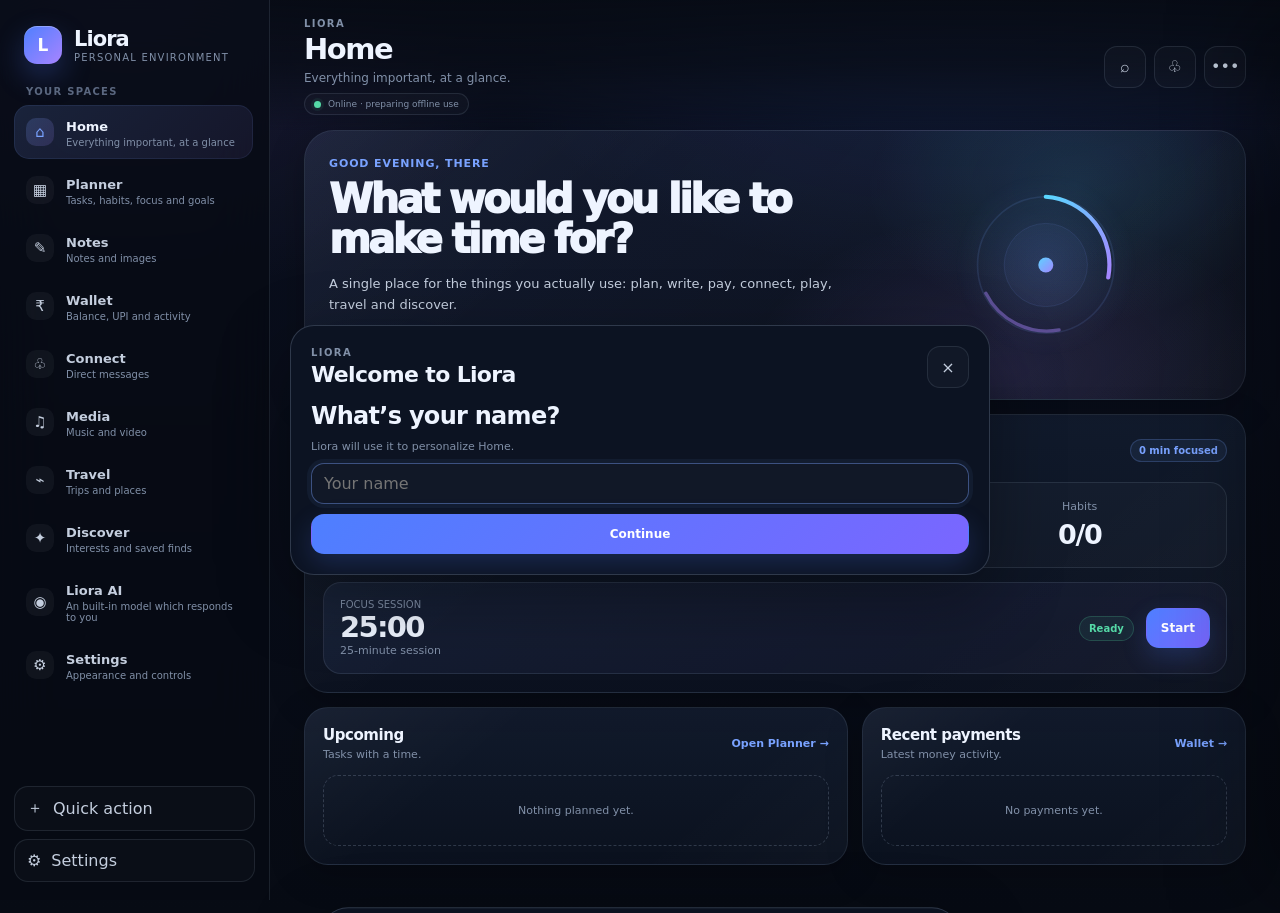
<file: index.html>
<!doctype html>
<html lang="en">
<head>
<meta charset="utf-8">
<meta name="viewport" content="width=device-width,initial-scale=1,viewport-fit=cover">
<meta name="theme-color" content="#070b14">
<meta name="color-scheme" content="dark">
<meta name="referrer" content="strict-origin-when-cross-origin">
<link rel="manifest" href="./manifest.webmanifest">
<link rel="icon" href="./assets/icons/icon-192.png" type="image/png" sizes="192x192">
<link rel="shortcut icon" href="./assets/icons/icon-192.png" type="image/png">
<link rel="preload" href="./assets/icons/icon-512.png" as="image">
<link rel="apple-touch-icon" href="./assets/icons/icon-192.png">
<meta name="application-name" content="Liora">
<meta name="mobile-web-app-capable" content="yes">
<meta name="apple-mobile-web-app-capable" content="yes">
<meta name="apple-mobile-web-app-status-bar-style" content="black-translucent">
<meta name="description" content="Liora — one connected personal environment.">
<title>Liora — One personal environment</title>
<link rel="stylesheet" href="./css/styles.css">
</head>
<body>
<div id="boot" aria-hidden="true">
  <div class="boot-core"><img class="boot-mark" src="./assets/icons/icon-512.png" alt="Liora"> <div class="boot-name">Liora</div><div class="boot-line"><span></span></div></div>
</div>

<div class="app-shell">
  <aside class="side-rail">
    <div class="brand"><div class="brand-mark">L</div><div class="brand-copy"><div class="brand-name">Liora</div><div class="brand-sub">Personal environment</div></div></div>
    <div class="rail-section-label">Your spaces</div>
    <nav class="nav-list" id="desktopNav"></nav>
    <div class="rail-spacer"></div>
    <div class="rail-footer">
      <button class="rail-action" data-action="quick">＋<span>Quick action</span></button>
      <button class="rail-action" data-page="settings">⚙<span>Settings</span></button>
    </div>
  </aside>

  <main class="main">
    <header class="topbar">
      <div class="topbar-left">
        <div class="eyebrow">Liora</div>
        <div class="page-title" id="pageTitle">Home</div>
        <div class="page-sub" id="pageSub">Everything important, at a glance.</div>
        <div class="network-status" id="networkStatus" aria-live="polite">Online · offline ready</div>
      </div>
      <div class="top-actions">
        <button class="icon-btn" id="searchBtn" title="Search" aria-label="Search">⌕</button>
        <button class="icon-btn" id="notifyBtn" title="Notifications" aria-label="Notifications">♧<span class="notif-dot" id="notifyDot" hidden></span></button>
        <div class="top-more">
          <button class="icon-btn" id="moreBtn" title="More" aria-label="More">•••</button>
          <div class="more-menu" id="moreMenu">
            <button data-action="quick">＋ Quick action</button>
            <button data-page="settings">⚙ Settings</button>
          </div>
        </div>
      </div>
    </header>

    <div class="content">
      <section id="home" class="page active"></section>
      <section id="planner" class="page"></section>
      <section id="notes" class="page"></section>
      <section id="wallet" class="page"></section>
      <section id="connect" class="page"></section>
      <section id="media" class="page"></section>
      <section id="travel" class="page"></section>
      <section id="discover" class="page"></section>
      <section id="ai" class="page"></section>
      <section id="settings" class="page"></section>
    </div>
  </main>
</div>

<div class="mobile-bar"><nav class="mobile-dock" id="mobileDock"></nav></div>
<div class="overlay" id="overlay"></div>

<section class="sheet" id="mobileSheet" aria-hidden="true">
  <div class="sheet-handle"></div>
  <div class="row" style="margin-bottom:12px"><div><strong>Liora</strong><div class="small muted">Everything else, one tap away.</div></div><button class="icon-btn small-icon" id="closeSheet" aria-label="Close">×</button></div>
  <div class="mobile-sheet-grid" id="mobileAppGrid"></div>
</section>

<aside class="drawer" id="notifDrawer" aria-hidden="true">
  <div class="drawer-head"><div class="row"><div><div class="eyebrow">Attention</div><h2 style="font-size:22px;margin-top:4px">Notifications</h2><div class="small muted" style="margin-top:6px">Only items that may need attention.</div></div><button class="icon-btn" id="closeNotif" aria-label="Close notifications">×</button></div></div>
  <div class="stack section-gap" id="notifContent"></div>
</aside>

<div class="modal" id="modal" aria-hidden="true">
  <div class="modal-box">
    <div class="row" style="margin-bottom:14px"><div><div class="eyebrow">Liora</div><h2 id="modalTitle" style="font-size:22px;margin-top:4px">Liora</h2></div><button class="icon-btn" id="closeModal" aria-label="Close">×</button></div>
    <div id="modalBody"></div>
  </div>
</div>
<div class="toast" id="toast" aria-live="polite"></div>

<!-- Spotify Embed API -->
<script src="https://open.spotify.com/embed/iframe-api/v1" async></script>

<script src="./js/app.js" defer></script>
</body>
</html>
</file>
<file: css/styles.css>
:root{
  --bg:#070b14;--bg2:#0b1020;--surface:#0e1524;--surface2:#121b2d;--surface3:#172239;
  --glass:rgba(14,21,36,.78);--line:rgba(171,190,218,.13);--line2:rgba(171,190,218,.22);
  --text:#eef4ff;--text2:#c4cede;--muted:#8190a8;--faint:#5b6880;
  --blue:#79a2ff;--blue2:#4e7fff;--cyan:#59d9ff;--violet:#a884ff;
  --pink:#ff7eb7;--green:#55d9a7;--amber:#f7c76d;--red:#ff7187;
  --shadow:0 22px 70px rgba(0,0,0,.34);--shadowsoft:0 10px 36px rgba(0,0,0,.22);
  --r-xl:30px;--r-lg:24px;--r-md:18px;--r-sm:14px;--nav:270px;--top:88px;--safe:env(safe-area-inset-bottom,0px);
  --ease:cubic-bezier(.2,.75,.2,1);
}
body.light{
  --bg:#f4f7fb;--bg2:#eaf0f8;--surface:#fff;--surface2:#f6f8fc;--surface3:#eef3fa;
  --glass:rgba(255,255,255,.84);--line:rgba(35,57,88,.12);--line2:rgba(35,57,88,.22);
  --text:#10203a;--text2:#31415a;--muted:#66748a;--faint:#8895a9;
  --shadow:0 22px 70px rgba(33,52,81,.11);--shadowsoft:0 10px 36px rgba(33,52,81,.08);
}
*{box-sizing:border-box}
html{scroll-behavior:smooth;background:var(--bg)}
body{margin:0;min-height:100vh;background:
 radial-gradient(900px 620px at 75% -10%,rgba(78,127,255,.16),transparent 60%),
 radial-gradient(700px 520px at 10% 0%,rgba(168,132,255,.10),transparent 58%),
 linear-gradient(180deg,var(--bg2),var(--bg));color:var(--text);
 font-family:Inter,ui-sans-serif,system-ui,-apple-system,BlinkMacSystemFont,"Segoe UI",sans-serif;
 -webkit-font-smoothing:antialiased;text-rendering:optimizeLegibility}
body.light{background:
 radial-gradient(900px 620px at 75% -10%,rgba(78,127,255,.10),transparent 60%),
 radial-gradient(700px 520px at 10% 0%,rgba(168,132,255,.06),transparent 58%),
 linear-gradient(180deg,var(--bg2),var(--bg))}
body.locked{overflow:hidden}
button,input,textarea,select{font:inherit}button{color:var(--text);border:0;background:none;cursor:pointer}button:disabled{opacity:.45;cursor:not-allowed}
input,textarea,select{color:var(--text)}a{color:inherit;text-decoration:none}
::selection{background:rgba(121,162,255,.28)}
::-webkit-scrollbar{width:10px;height:10px}::-webkit-scrollbar-thumb{background:rgba(153,174,210,.14);border-radius:99px}::-webkit-scrollbar-track{background:transparent}

/* v4 refinements */
.note-editor{overflow:visible}
.note-editor .editor{flex:none;min-height:190px;height:220px;max-height:46vh;overflow:auto}
.image-list{margin-top:12px;display:grid;gap:12px}
.note-image-item{width:100%;padding:12px}
.note-image{width:100%;height:auto;max-height:620px;object-fit:contain}
.note-image-meta{align-items:center}
.note-image-meta .row{flex-wrap:wrap;justify-content:flex-end}
.contact-row{grid-template-columns:44px minmax(0,1fr) minmax(80px,auto);min-height:76px;padding:14px 4px}
.contact-name{font-size:15px;line-height:1.25}
.contact-meta{font-size:10px;line-height:1.35}
.contact-side{display:flex;justify-content:flex-end;align-items:center;white-space:nowrap}
.transaction-row{grid-template-columns:minmax(0,1fr) minmax(78px,auto)}
.transaction-main{max-width:100%}
.transaction-amount{max-width:100%;overflow-wrap:anywhere}
.player-title{min-width:0;max-width:100%;overflow-wrap:anywhere;word-break:break-word;line-height:1.15}
.media-time-row{min-width:0}
.media-time-row .player-title{flex:1;min-width:0}
.youtube-frame{width:100%;aspect-ratio:16/9;border-radius:18px;overflow:hidden;background:#000;border:1px solid var(--line)}
.youtube-frame>div,.youtube-frame iframe{width:100%!important;height:100%!important;display:block}
.youtube-local{width:100%;aspect-ratio:16/9;border-radius:18px;overflow:hidden;background:#080b12;border:1px solid var(--line);position:relative}
.youtube-local img{width:100%;height:100%;display:block;object-fit:cover;opacity:.82}
.youtube-local-overlay{position:absolute;inset:0;display:flex;flex-direction:column;align-items:center;justify-content:center;gap:10px;background:linear-gradient(180deg,rgba(7,11,20,.18),rgba(7,11,20,.84));text-align:center;padding:20px}
.youtube-local-overlay strong{font-size:15px}.youtube-local-overlay small{font-size:10px;color:#b9c3d4;line-height:1.5;max-width:340px}

.permission-row{display:flex;gap:8px;align-items:center;justify-content:flex-end;flex-wrap:wrap;padding:8px 0 12px}
@media(max-width:700px){
 .note-editor .editor{height:180px;min-height:160px;max-height:34vh}
 .note-image{max-height:460px}
 .note-image-meta{align-items:flex-start;flex-direction:column}
 .note-image-meta .row{width:100%;justify-content:stretch}
 .note-image-meta .row .btn{flex:1}
 .contact-row{grid-template-columns:44px minmax(0,1fr) auto}
 .contact-side{min-width:74px}
 .transaction-row{grid-template-columns:minmax(0,1fr) auto}
}

/* loading */
#boot{position:fixed;inset:0;z-index:1000;display:grid;place-items:center;background:
 radial-gradient(500px 420px at 50% 45%,rgba(121,162,255,.10),transparent 65%),var(--bg);
 transition:opacity .42s var(--ease),visibility .42s}
#boot.hide{opacity:0;visibility:hidden;pointer-events:none}
.boot-core{display:flex;flex-direction:column;align-items:center;gap:14px;transform:translateY(4px)}
.boot-mark{width:76px;height:76px;border-radius:24px;display:block;object-fit:cover;box-shadow:0 24px 60px rgba(78,127,255,.30),0 0 45px rgba(168,132,255,.18);animation:bootLogo 1.6s var(--ease) infinite alternate;image-rendering:auto}
.boot-name{font-size:17px;font-weight:900;letter-spacing:.12em;text-transform:uppercase}
.boot-line{width:130px;height:3px;border-radius:99px;background:rgba(255,255,255,.06);overflow:hidden}
.boot-line span{display:block;height:100%;width:45%;border-radius:inherit;background:linear-gradient(90deg,var(--blue2),var(--cyan));animation:boot 1.0s var(--ease) infinite alternate}
@keyframes boot{from{transform:translateX(-8px);opacity:.4}to{transform:translateX(88px);opacity:1}}
@keyframes bootLogo{from{transform:translateY(2px) scale(.98);filter:brightness(.92)}to{transform:translateY(-3px) scale(1.02);filter:brightness(1.08)}}

/* shell */
.app-shell{min-height:100vh;display:grid;grid-template-columns:var(--nav) 1fr}
.side-rail{position:fixed;left:0;top:0;bottom:0;width:var(--nav);display:flex;flex-direction:column;padding:18px 14px;background:rgba(7,11,20,.78);backdrop-filter:blur(28px);-webkit-backdrop-filter:blur(28px);border-right:1px solid var(--line);z-index:80}
body.light .side-rail{background:rgba(244,247,251,.8)}
.brand{display:flex;align-items:center;gap:12px;padding:8px 10px 20px}
.brand-mark{width:38px;height:38px;border-radius:13px;display:grid;place-items:center;font-size:17px;font-weight:900;color:white;background:linear-gradient(135deg,var(--blue2),var(--violet));box-shadow:0 12px 30px rgba(78,127,255,.28),inset 0 1px 0 rgba(255,255,255,.28)}
.brand-copy{min-width:0}.brand-name{font-size:21px;font-weight:900;letter-spacing:-.045em}.brand-sub{font-size:10px;color:var(--muted);text-transform:uppercase;letter-spacing:.12em;margin-top:1px}
.rail-section-label{font-size:10px;color:var(--faint);text-transform:uppercase;letter-spacing:.13em;font-weight:800;padding:0 12px 8px;margin-top:2px}
.nav-list{display:grid;gap:4px;overflow:auto;padding-right:2px}
.nav-item{width:100%;display:flex;align-items:center;gap:12px;padding:11px 12px;border-radius:15px;text-align:left;color:var(--text2);transition:background .18s var(--ease),color .18s var(--ease),transform .18s var(--ease)}
.nav-item:hover{background:rgba(255,255,255,.035);color:var(--text);transform:translateX(2px)}.nav-item.active{background:linear-gradient(135deg,rgba(121,162,255,.15),rgba(168,132,255,.08));color:var(--text);box-shadow:inset 0 0 0 1px rgba(121,162,255,.10)}
.nav-icon{width:28px;height:28px;border-radius:10px;display:grid;place-items:center;font-size:15px;background:rgba(255,255,255,.045);flex:0 0 28px}.nav-item.active .nav-icon{background:linear-gradient(135deg,rgba(121,162,255,.2),rgba(168,132,255,.16));color:var(--blue)}
.nav-label{font-size:13px;font-weight:750}.nav-meta{font-size:10px;color:var(--muted);display:block;margin-top:2px}
.rail-spacer{flex:1}.rail-footer{display:grid;gap:8px;padding-top:12px}.rail-action{width:100%;display:flex;align-items:center;gap:10px;padding:11px 12px;border:1px solid var(--line);border-radius:14px;background:rgba(255,255,255,.02);color:var(--text2)}.rail-action:hover{background:rgba(255,255,255,.05);border-color:var(--line2)}

.main{grid-column:2;min-width:0}.topbar{min-height:var(--top);padding:18px 34px 15px;position:sticky;top:0;z-index:55;display:flex;align-items:center;justify-content:space-between;gap:20px;background:linear-gradient(180deg,rgba(7,11,20,.94),rgba(7,11,20,.68),transparent);backdrop-filter:blur(12px);-webkit-backdrop-filter:blur(12px)}
body.light .topbar{background:linear-gradient(180deg,rgba(244,247,251,.94),rgba(244,247,251,.70),transparent)}
.topbar-left{min-width:0}.eyebrow{font-size:10px;text-transform:uppercase;letter-spacing:.14em;color:var(--muted);font-weight:850}.page-title{font-size:29px;line-height:1.05;letter-spacing:-.05em;margin:5px 0 0;font-weight:900}.page-sub{font-size:12px;color:var(--muted);margin:7px 0 0}
.top-actions{display:flex;align-items:center;gap:8px}.icon-btn{width:42px;height:42px;border-radius:13px;border:1px solid var(--line);display:grid;place-items:center;color:var(--text2);background:rgba(255,255,255,.025);position:relative;transition:transform .18s var(--ease),background .18s var(--ease),border-color .18s var(--ease)}.icon-btn:hover{transform:translateY(-1px);background:rgba(255,255,255,.055);border-color:var(--line2);color:var(--text)}
.notif-dot{position:absolute;top:6px;right:6px;width:7px;height:7px;border-radius:50%;background:var(--red);box-shadow:0 0 0 3px rgba(255,113,135,.10)}
.content{padding:0 34px 48px;max-width:1560px;margin:0 auto}.page{display:none;animation:pageIn .28s var(--ease)}.page.active{display:block}@keyframes pageIn{from{opacity:0;transform:translateY(7px)}to{opacity:1;transform:none}}

.grid{display:grid;gap:14px}.grid-2{grid-template-columns:repeat(2,minmax(0,1fr))}.grid-3{grid-template-columns:repeat(3,minmax(0,1fr))}.stack{display:grid;gap:10px}.row{display:flex;align-items:center;justify-content:space-between;gap:12px}.row-start{display:flex;align-items:flex-start;gap:12px}.wrap{flex-wrap:wrap}
.card{border:1px solid var(--line);border-radius:var(--r-lg);background:linear-gradient(180deg,rgba(18,27,45,.92),rgba(12,19,33,.86));box-shadow:var(--shadowsoft);padding:18px;position:relative;overflow:hidden;min-width:0}.card::after{content:"";position:absolute;inset:0;pointer-events:none;background:linear-gradient(140deg,rgba(255,255,255,.035),transparent 32%,transparent 70%,rgba(255,255,255,.018))}.card>*{position:relative;z-index:1}
body.light .card{background:linear-gradient(180deg,rgba(255,255,255,.96),rgba(247,249,253,.94))}
.card-flat{box-shadow:none}.card-hero{padding:24px;border-radius:var(--r-xl)}h1,h2,h3,p{margin-top:0}.card-title{font-size:15px;font-weight:850;letter-spacing:-.025em}.card-desc{font-size:11px;color:var(--muted);line-height:1.55}h2{font-size:15px;letter-spacing:-.03em;margin-bottom:0}h3{font-size:12px}.muted{color:var(--muted)}.faint{color:var(--faint)}.small{font-size:11px}.tiny{font-size:10px}.section-gap{margin-top:14px}.big-number{font-size:34px;font-weight:900;letter-spacing:-.06em;line-height:1.05}
.btn{min-height:40px;padding:0 14px;border-radius:13px;font-weight:800;font-size:12px;display:inline-flex;align-items:center;justify-content:center;gap:7px;border:1px solid transparent;transition:transform .18s var(--ease),filter .18s var(--ease),background .18s var(--ease)}.btn:hover{transform:translateY(-1px)}.btn-primary{background:linear-gradient(135deg,var(--blue2),#7a66ff);color:white;box-shadow:0 10px 26px rgba(78,127,255,.20)}.btn-soft{background:rgba(255,255,255,.035);border-color:var(--line);color:var(--text2)}.btn-soft:hover{background:rgba(255,255,255,.06);color:var(--text);border-color:var(--line2)}.btn-danger{background:rgba(255,113,135,.10);border:1px solid rgba(255,113,135,.2);color:#ff9aac}.btn-link{padding:0;color:var(--blue);font-weight:800;font-size:11px}.icon-btn.small-icon{width:34px;height:34px;border-radius:11px}
.badge,.chip{display:inline-flex;align-items:center;gap:5px;padding:5px 8px;border-radius:999px;font-size:10px;font-weight:800;border:1px solid var(--line);background:rgba(255,255,255,.03);color:var(--text2)}.badge.blue{color:var(--blue);border-color:rgba(121,162,255,.22);background:rgba(121,162,255,.08)}.badge.green{color:var(--green);border-color:rgba(85,217,167,.22);background:rgba(85,217,167,.08)}.badge.red{color:var(--red);border-color:rgba(255,113,135,.22);background:rgba(255,113,135,.08)}.badge.amber{color:var(--amber);border-color:rgba(247,199,109,.22);background:rgba(247,199,109,.08)}
.input,.textarea,.select{width:100%;border:1px solid var(--line);border-radius:13px;background:rgba(255,255,255,.025);padding:10px 12px;min-height:40px;color:var(--text);outline:none}.textarea{min-height:120px;resize:vertical}.input:focus,.textarea:focus,.select:focus{border-color:rgba(121,162,255,.42);box-shadow:0 0 0 4px rgba(121,162,255,.06)}
.progress{height:7px;border-radius:999px;background:rgba(255,255,255,.06);overflow:hidden}.progress>span{display:block;height:100%;border-radius:inherit;background:linear-gradient(90deg,var(--blue2),var(--violet),var(--cyan));box-shadow:0 0 18px rgba(121,162,255,.24)}
.subtle{border:1px solid var(--line);border-radius:15px;background:rgba(255,255,255,.025);padding:12px}.divider{height:1px;background:var(--line);margin:14px 0}.empty{padding:28px 18px;text-align:center;border:1px dashed var(--line2);border-radius:15px;color:var(--muted);font-size:11px}
.section-head{display:flex;align-items:flex-end;justify-content:space-between;gap:14px;margin-bottom:14px}.section-kicker{font-size:10px;text-transform:uppercase;letter-spacing:.13em;color:var(--blue);font-weight:850}.section-title{font-size:27px;font-weight:900;letter-spacing:-.05em;margin:3px 0 0}.section-sub{font-size:11px;color:var(--muted);margin:7px 0 0}

/* home */
.home-hero{min-height:240px;display:grid;grid-template-columns:1.2fr .8fr;gap:18px;background:radial-gradient(360px 240px at 82% 20%,rgba(89,217,255,.12),transparent 58%),radial-gradient(420px 260px at 75% 90%,rgba(168,132,255,.13),transparent 62%),linear-gradient(135deg,rgba(121,162,255,.08),rgba(255,255,255,.015))}
.hero-copy{display:flex;flex-direction:column;justify-content:center;min-width:0}.hero-greeting{font-size:11px;color:var(--blue);font-weight:850;letter-spacing:.08em;text-transform:uppercase}.hero-headline{font-size:40px;line-height:1;letter-spacing:-.065em;font-weight:950;margin:9px 0 14px;max-width:660px}.hero-body{color:var(--text2);font-size:13px;line-height:1.65;max-width:630px}.hero-actions{display:flex;gap:8px;flex-wrap:wrap;margin-top:18px}.hero-art{min-height:210px;display:flex;align-items:center;justify-content:center;position:relative}.hero-orb{position:absolute;width:180px;height:180px;border-radius:50%;background:radial-gradient(circle,rgba(121,162,255,.15),rgba(121,162,255,.02) 62%,transparent 72%);filter:blur(1px)}
.home-grid{display:grid;grid-template-columns:repeat(12,minmax(0,1fr));gap:14px;margin-top:14px}.span-12{grid-column:span 12}.span-8{grid-column:span 8}.span-7{grid-column:span 7}.span-6{grid-column:span 6}.span-5{grid-column:span 5}.span-4{grid-column:span 4}
.today-grid{display:grid;grid-template-columns:repeat(3,1fr);gap:10px}.today-stat{padding:17px;border:1px solid var(--line);border-radius:17px;background:rgba(255,255,255,.025)}.today-stat span{display:block;font-size:11px;color:var(--muted);margin-bottom:6px}.today-stat strong{font-size:27px;letter-spacing:-.05em}
.simple-list{display:grid;min-width:0}.simple-row{width:100%;min-width:0;display:flex;align-items:center;justify-content:space-between;gap:14px;text-align:left;padding:14px 2px;border-bottom:1px solid var(--line);color:var(--text)}.simple-row:last-child{border-bottom:0}.simple-row:hover{background:rgba(255,255,255,.025)}.simple-row-main{min-width:0;flex:1;display:flex;flex-direction:column;gap:4px;overflow:hidden}.simple-row-main strong{font-size:14px;font-weight:800;white-space:nowrap;overflow:hidden;text-overflow:ellipsis}.simple-row-main small{font-size:11px;color:var(--muted);white-space:nowrap;overflow:hidden;text-overflow:ellipsis}.simple-row>strong{flex:0 0 auto;white-space:nowrap}
.focus-mini{display:flex;align-items:center;justify-content:space-between;gap:12px;padding:16px;border:1px solid var(--line);border-radius:18px;background:linear-gradient(135deg,rgba(121,162,255,.08),rgba(168,132,255,.04))}
.focus-mini-time{font-size:29px;font-weight:900;letter-spacing:-.06em}.focus-chip{padding:6px 9px;border-radius:999px;border:1px solid rgba(85,217,167,.2);background:rgba(85,217,167,.08);color:var(--green);font-size:10px;font-weight:800}

/* planner */
.planner-layout{display:grid;grid-template-columns:1.55fr .9fr;gap:14px}.calendar-strip{display:grid;grid-template-columns:repeat(7,minmax(0,1fr));gap:7px;margin-top:14px}.day-pill{padding:10px 5px;border:1px solid var(--line);border-radius:14px;background:rgba(255,255,255,.02);text-align:center}.day-pill.active{border-color:rgba(121,162,255,.34);background:rgba(121,162,255,.10);box-shadow:0 10px 26px rgba(78,127,255,.10)}.day-pill span{display:block;font-size:9px;color:var(--muted);text-transform:uppercase;letter-spacing:.08em}.day-pill strong{display:block;font-size:15px;margin-top:4px}
.task-row{display:grid;grid-template-columns:auto 1fr auto;align-items:center;gap:10px;padding:12px 0;border-bottom:1px solid var(--line)}.task-row:last-child{border-bottom:0}.check{width:21px;height:21px;border-radius:7px;border:1px solid var(--line2);display:grid;place-items:center;background:rgba(255,255,255,.03);flex:0 0 21px}.check.done{border-color:rgba(85,217,167,.35);background:rgba(85,217,167,.12);color:var(--green)}.task-text{font-size:12px;font-weight:780}.task-text.done{text-decoration:line-through;color:var(--muted)}.task-pills{display:flex;align-items:center;gap:6px;flex-wrap:wrap;margin-top:4px}
.timer-card{display:flex;flex-direction:column;align-items:center;justify-content:center;min-height:360px;text-align:center;background:radial-gradient(circle at center,rgba(121,162,255,.11),transparent 56%),linear-gradient(180deg,rgba(18,27,45,.96),rgba(12,19,33,.88))}.timer-ring{width:190px;height:190px;border-radius:50%;display:grid;place-items:center;background:conic-gradient(var(--blue2) var(--progress,0deg),rgba(255,255,255,.06) 0);padding:9px;box-shadow:0 0 55px rgba(78,127,255,.14)}.timer-ring-inner{width:100%;height:100%;border-radius:50%;display:grid;place-items:center;background:#0b1220;border:1px solid var(--line)}body.light .timer-ring-inner{background:#f7f9fd}.timer-time{font-size:42px;font-weight:900;letter-spacing:-.06em}
.goal-card{border:1px solid var(--line);border-radius:18px;padding:14px;background:rgba(255,255,255,.02)}.goal-task{display:flex;align-items:center;gap:8px;padding:8px 0;border-top:1px solid var(--line)}.goal-task:first-child{border-top:0}.range{width:100%;accent-color:var(--blue)}
.habit-row{display:grid;grid-template-columns:1fr auto auto;align-items:center;gap:10px;padding:11px 0;border-bottom:1px solid var(--line)}.habit-row:last-child{border-bottom:0}

/* notes */
.notes-layout{display:grid;grid-template-columns:300px minmax(0,1fr);gap:14px}.note-list{max-height:640px;overflow:auto}.note-card{padding:13px;border:1px solid transparent;border-radius:15px;cursor:pointer}.note-card:hover{background:rgba(255,255,255,.03)}.note-card.active{background:rgba(121,162,255,.09);border-color:rgba(121,162,255,.15)}.note-card-title{font-size:12px;font-weight:820}.note-editor{min-height:640px;display:flex;flex-direction:column;min-width:0}.editor{flex:1;margin-top:12px;width:100%;min-height:430px;resize:none;background:transparent;border:0;outline:0;color:var(--text);font-size:15px;line-height:1.7}.editor::placeholder{color:var(--faint)}.image-list{display:grid;gap:12px;margin-top:14px}.note-image-item{border:1px solid var(--line);border-radius:18px;padding:10px;background:rgba(255,255,255,.025);min-width:0}.note-image{display:block;width:100%;max-height:520px;object-fit:contain;border-radius:13px;border:1px solid var(--line);background:var(--surface3)}.note-image-meta{display:flex;align-items:center;justify-content:space-between;gap:10px;flex-wrap:wrap;margin-top:9px}.note-image-name{min-width:0;overflow-wrap:anywhere;font-size:11px;font-weight:800}.image-full-box{width:min(1180px,100%);max-height:calc(100vh - 32px);display:flex;flex-direction:column}.image-full-preview{width:100%;max-height:calc(100vh - 150px);object-fit:contain;border-radius:18px;background:rgba(0,0,0,.16)}

/* wallet */
.wallet-hero{display:grid;grid-template-columns:minmax(0,1.2fr) minmax(0,.8fr);gap:14px}.wallet-hero>*{min-width:0}.balance-card{min-height:250px;background:linear-gradient(135deg,rgba(78,127,255,.17),rgba(168,132,255,.12) 58%,rgba(89,217,255,.08))}.balance-number{font-size:44px;font-weight:950;letter-spacing:-.07em;margin-top:22px;overflow-wrap:anywhere}.wallet-actions{display:grid;grid-template-columns:repeat(2,1fr);gap:8px;margin-top:22px}.wallet-action{padding:11px 8px;border-radius:13px;background:rgba(255,255,255,.045);border:1px solid var(--line);font-size:10px;font-weight:800}.glance-grid{display:grid;grid-template-columns:1fr 1fr;gap:10px}.glance-box{padding:16px;border-radius:16px;border:1px solid var(--line);background:rgba(255,255,255,.02);min-width:0}.glance-box span{display:block;font-size:10px;color:var(--muted)}.glance-box strong{display:block;font-size:25px;letter-spacing:-.05em;margin-top:5px;overflow-wrap:anywhere}.wallet-detail-grid{display:grid;grid-template-columns:minmax(0,1fr) minmax(0,1fr);gap:14px}.transaction-list{min-width:0}.transaction-row{display:grid;grid-template-columns:minmax(0,1fr) auto;align-items:center;gap:12px;width:100%;padding:14px 2px;border-bottom:1px solid var(--line);min-width:0}.transaction-row:last-child{border-bottom:0}.transaction-main{min-width:0;overflow:hidden}.transaction-main strong{display:block;overflow-wrap:anywhere;word-break:break-word}.transaction-main small{display:block;margin-top:4px;color:var(--muted)}.transaction-amount{font-size:13px;white-space:nowrap;text-align:right}.transaction-amount.credit{color:var(--green)}

/* connect */
.connect-layout{display:grid;grid-template-columns:minmax(280px,310px) minmax(0,1fr) minmax(220px,250px);gap:14px}.connect-left,.chat,.connect-right{min-width:0}.people-list{display:grid;gap:2px}.contact-row{display:grid;grid-template-columns:auto minmax(0,1fr) auto;gap:12px;align-items:center;padding:13px 2px;border-bottom:1px solid var(--line);cursor:pointer;text-align:left;min-width:0}.contact-row:last-child{border-bottom:0}.contact-copy{min-width:0}.contact-name{display:block;font-size:13px;font-weight:850;overflow:hidden;text-overflow:ellipsis;white-space:nowrap}.contact-meta{display:block;font-size:10px;color:var(--muted);margin-top:4px;overflow-wrap:anywhere}.contact-side{min-width:70px;text-align:right}.contact-side .badge{justify-content:center}.avatar{width:42px;height:42px;border-radius:13px;display:grid;place-items:center;font-size:12px;font-weight:900;color:white;background:linear-gradient(135deg,#355fb7,#684ea6);flex:0 0 42px}.avatar.group{border-radius:11px}.online{width:7px;height:7px;border-radius:50%;background:var(--green);box-shadow:0 0 0 3px rgba(85,217,167,.08);position:absolute;right:-2px;bottom:0}.avatar-wrap{position:relative;display:inline-flex}.chat{min-height:590px;display:flex;flex-direction:column}.chat-head{padding-bottom:12px;border-bottom:1px solid var(--line)}.chat-messages{flex:1;padding:14px 0;display:flex;flex-direction:column;gap:10px;overflow:auto}.bubble{max-width:72%;padding:10px 12px;border-radius:15px;font-size:12px;line-height:1.5}.bubble.in{background:rgba(255,255,255,.045);border:1px solid var(--line);align-self:flex-start;border-bottom-left-radius:5px}.bubble.out{background:linear-gradient(135deg,rgba(78,127,255,.85),rgba(122,102,255,.85));align-self:flex-end;border-bottom-right-radius:5px}.message-time{font-size:9px;color:rgba(255,255,255,.54);margin-top:4px}.composer{display:grid;grid-template-columns:minmax(0,1fr) auto;gap:7px;padding-top:10px;border-top:1px solid var(--line)}.external-actions{display:flex;gap:7px;flex-wrap:wrap}

/* media */
.media-grid{display:grid;grid-template-columns:1.25fr .75fr;gap:14px}.player-card{min-height:480px}.player-card>.row{min-width:0;flex-wrap:wrap}.player-card>.row>*{min-width:0}.player-card h2{overflow-wrap:anywhere;word-break:break-word}.media-row{min-width:0;overflow:hidden}.media-row>button:first-child{min-width:0;width:100%;overflow:hidden}.media-row>button:first-child strong{display:block;min-width:0;white-space:nowrap;overflow:hidden;text-overflow:ellipsis;overflow-wrap:anywhere}.album-art{aspect-ratio:1/1;width:min(100%,330px);border-radius:25px;background:radial-gradient(circle at 30% 28%,rgba(89,217,255,.66),transparent 20%),radial-gradient(circle at 75% 68%,rgba(168,132,255,.55),transparent 30%),linear-gradient(145deg,#121b31,#0a1020 64%);border:1px solid rgba(255,255,255,.08);display:grid;place-items:center;box-shadow:0 28px 70px rgba(0,0,0,.35);overflow:hidden}.album-disc{width:58%;height:58%;border-radius:50%;background:repeating-radial-gradient(circle,#0d1526 0 8px,#151f35 9px 10px);border:1px solid rgba(255,255,255,.08);display:grid;place-items:center;box-shadow:inset 0 0 40px rgba(0,0,0,.35)}.album-disc::after{content:"";width:18px;height:18px;border-radius:50%;background:#1d2941;box-shadow:0 0 0 5px rgba(121,162,255,.17)}.video-placeholder{aspect-ratio:16/9;border-radius:18px;background:#111;display:grid;place-items:center;border:1px solid var(--line);position:relative;overflow:hidden}.video-unavail{color:#eee;text-align:center;font-size:18px;font-weight:700}.video-unavail small{display:block;font-size:10px;font-weight:500;color:#aaa;margin-top:6px}.progress-line{height:6px;border-radius:99px;background:rgba(255,255,255,.07);overflow:hidden;cursor:pointer}.progress-line>span{display:block;height:100%;background:linear-gradient(90deg,var(--cyan),var(--blue),var(--violet));width:0}.transport{display:flex;align-items:center;justify-content:center;gap:9px;margin-top:19px}.play-btn{width:54px;height:54px;border-radius:50%;display:grid;place-items:center;background:linear-gradient(135deg,var(--blue2),var(--violet));color:white;box-shadow:0 15px 30px rgba(78,127,255,.23)}.media-row{display:grid;grid-template-columns:1fr auto auto;align-items:center;gap:10px;padding:10px 0;border-bottom:1px solid var(--line)}.media-row:last-child{border-bottom:0}

/* travel */
.travel-hero{min-height:300px;display:grid;grid-template-columns:1.1fr .9fr;overflow:hidden;background:radial-gradient(550px 240px at 84% 8%,rgba(89,217,255,.12),transparent 60%),linear-gradient(135deg,rgba(85,217,167,.05),rgba(121,162,255,.08))}.map-art{position:relative;min-height:260px}.map-grid{position:absolute;inset:0;background-image:linear-gradient(rgba(121,162,255,.07) 1px,transparent 1px),linear-gradient(90deg,rgba(121,162,255,.07) 1px,transparent 1px);background-size:34px 34px;transform:perspective(500px) rotateX(52deg) scale(1.3);transform-origin:center center;opacity:.65}.road{position:absolute;height:8px;border-radius:99px;background:linear-gradient(90deg,rgba(121,162,255,.0),rgba(121,162,255,.35),rgba(89,217,255,.1));filter:blur(.4px)}.pin{position:absolute;width:16px;height:16px;border-radius:50% 50% 50% 0;transform:rotate(-45deg);background:linear-gradient(135deg,var(--blue),var(--violet));box-shadow:0 10px 28px rgba(78,127,255,.3)}.pin:after{content:"";position:absolute;width:6px;height:6px;top:5px;left:5px;border-radius:50%;background:#0a1120}.trip-card{display:grid;grid-template-columns:1fr auto;gap:15px;align-items:center;padding:14px;border:1px solid var(--line);border-radius:17px;background:rgba(255,255,255,.025);text-align:left;width:100%}
.place-row{display:flex;align-items:center;justify-content:space-between;gap:10px;padding:11px 0;border-bottom:1px solid var(--line)}.place-row:last-child{border-bottom:0}

/* discover */
.discover-hero{min-height:230px;background:radial-gradient(520px 260px at 84% 25%,rgba(168,132,255,.14),transparent 60%),linear-gradient(135deg,rgba(255,126,183,.045),rgba(121,162,255,.08));display:grid;grid-template-columns:1fr 1fr;align-items:center}.topic-row{display:flex;gap:6px;flex-wrap:wrap;margin-top:13px}.chip{cursor:pointer;padding:8px 11px}.chip.active{color:var(--blue);border-color:rgba(121,162,255,.28);background:rgba(121,162,255,.11)}.discovery-grid{display:grid;grid-template-columns:repeat(3,minmax(0,1fr));gap:14px;margin-top:14px}.story-card{min-height:235px;background:linear-gradient(150deg,rgba(255,255,255,.045),rgba(255,255,255,.012));display:flex;flex-direction:column;justify-content:flex-end}.story-visual{position:absolute;inset:0;background:radial-gradient(circle at 70% 20%,rgba(89,217,255,.23),transparent 22%),radial-gradient(circle at 30% 70%,rgba(168,132,255,.18),transparent 28%),linear-gradient(150deg,#121e35,#0b101d 65%)}.story-card:before{content:"";position:absolute;inset:0;background:linear-gradient(180deg,transparent 25%,rgba(7,11,20,.96) 100%);z-index:1}.story-copy{position:relative;z-index:2}.saved-top{margin-bottom:14px}

/* settings */
.settings-grid{display:grid;grid-template-columns:repeat(2,minmax(0,1fr));gap:14px}.settings-card{min-width:0}.settings-card .setting-row{display:grid;grid-template-columns:minmax(0,1fr) auto;align-items:center;gap:16px;padding:14px 0;border-bottom:1px solid var(--line)}.settings-card .setting-row:last-child{border-bottom:0}.setting-copy{min-width:0}.setting-copy strong{font-size:13px;display:block}.setting-copy .small{max-width:520px}.switch{width:48px;height:29px;border-radius:99px;padding:3px;background:rgba(255,255,255,.08);border:1px solid var(--line);position:relative;flex:0 0 auto}.switch span{display:block;width:21px;height:21px;border-radius:50%;background:#91a0b7;transition:transform .2s var(--ease),background .2s var(--ease)}.switch.on{background:rgba(85,217,167,.16);border-color:rgba(85,217,167,.2)}.switch.on span{transform:translateX(18px);background:var(--green)}.theme-switch{display:grid;grid-template-columns:1fr 1fr;gap:7px}.theme-btn{padding:12px;border:1px solid var(--line);border-radius:14px;background:rgba(255,255,255,.025);font-size:11px;font-weight:800}.theme-btn.active{border-color:rgba(121,162,255,.28);background:rgba(121,162,255,.10);color:var(--blue)}.profile-card{display:grid;grid-template-columns:auto 1fr;gap:12px;align-items:center}.large-avatar{width:50px;height:50px;border-radius:16px;display:grid;place-items:center;background:linear-gradient(135deg,var(--blue2),var(--violet));font-size:18px;font-weight:950;color:white}

/* overlays */
.overlay{position:fixed;inset:0;background:rgba(0,0,0,.54);backdrop-filter:blur(6px);opacity:0;pointer-events:none;transition:opacity .2s;z-index:100}.overlay.open{opacity:1;pointer-events:auto}.modal{position:fixed;inset:0;display:grid;place-items:center;padding:20px;z-index:130;opacity:0;pointer-events:none;transition:opacity .2s}.modal.open{opacity:1;pointer-events:auto}.modal-box{width:min(700px,100%);max-height:min(800px,calc(100vh - 40px));overflow:auto;border:1px solid var(--line2);border-radius:24px;background:#0c1322;box-shadow:var(--shadow);padding:20px;transform:translateY(10px) scale(.985);transition:transform .22s var(--ease)}body.light .modal-box{background:#fff}.modal.open .modal-box{transform:none}
.sheet{position:fixed;left:50%;bottom:18px;transform:translate(-50%,calc(100% + 25px));width:min(640px,calc(100% - 24px));max-height:min(82vh,760px);overflow:auto;border:1px solid var(--line2);border-radius:28px;background:rgba(12,19,34,.97);box-shadow:var(--shadow);padding:12px 14px 16px;z-index:120;transition:transform .25s var(--ease)}body.light .sheet{background:rgba(255,255,255,.98)}.sheet.open{transform:translate(-50%,0)}.sheet-handle{width:38px;height:4px;border-radius:99px;background:rgba(255,255,255,.18);margin:3px auto 12px}.mobile-sheet-grid{display:grid;grid-template-columns:repeat(3,1fr);gap:8px}.app-tile{padding:12px 10px;border:1px solid var(--line);border-radius:17px;text-align:left;background:rgba(255,255,255,.025)}.app-tile:hover{background:rgba(255,255,255,.055);border-color:var(--line2)}.app-tile .tile-icon{width:32px;height:32px;border-radius:11px;display:grid;place-items:center;background:rgba(121,162,255,.08);color:var(--blue);font-size:14px;margin-bottom:9px}.app-tile strong{display:block;font-size:11px}.app-tile small{display:block;color:var(--muted);font-size:9px;margin-top:2px;line-height:1.35}
.drawer{position:fixed;top:0;right:0;bottom:0;width:min(430px,100%);padding:18px;border-left:1px solid var(--line2);background:rgba(10,16,29,.98);box-shadow:-30px 0 80px rgba(0,0,0,.32);transform:translateX(100%);transition:transform .24s var(--ease);z-index:125;overflow:auto}body.light .drawer{background:rgba(255,255,255,.98)}.drawer.open{transform:none}.drawer-head{padding-bottom:14px;border-bottom:1px solid var(--line)}
.more-menu{position:absolute;right:0;top:49px;width:205px;border:1px solid var(--line2);border-radius:17px;background:#0c1322;box-shadow:var(--shadowsoft);padding:6px;opacity:0;pointer-events:none;transform:translateY(-5px);transition:.18s var(--ease);z-index:70}body.light .more-menu{background:#fff}.more-menu.open{opacity:1;pointer-events:auto;transform:none}.more-menu button{width:100%;text-align:left;padding:10px;border-radius:11px;color:var(--text2);font-size:11px}.more-menu button:hover{background:rgba(255,255,255,.05);color:var(--text)}
.toast{position:fixed;left:50%;bottom:28px;transform:translate(-50%,20px);padding:10px 13px;border:1px solid var(--line2);border-radius:13px;background:rgba(14,21,36,.95);box-shadow:var(--shadowsoft);color:var(--text);font-size:11px;z-index:200;opacity:0;pointer-events:none;transition:.2s var(--ease)}body.light .toast{background:rgba(255,255,255,.97)}.toast.show{opacity:1;transform:translate(-50%,0)}
.highlight{animation:highlight 1.6s ease}@keyframes highlight{0%,100%{box-shadow:0 0 0 0 rgba(121,162,255,0)}35%{box-shadow:0 0 0 5px rgba(121,162,255,.20)}}

/* PWA / connectivity */
.network-status{display:inline-flex;align-items:center;gap:7px;margin-top:8px;padding:5px 9px;border:1px solid var(--line);border-radius:999px;background:rgba(255,255,255,.025);font-size:9px;color:var(--muted);width:max-content}
.network-status::before{content:"";width:7px;height:7px;border-radius:50%;background:var(--green);box-shadow:0 0 0 3px rgba(85,217,167,.08)}
.network-status.offline::before{background:var(--amber);box-shadow:0 0 0 3px rgba(247,199,109,.08)}
.network-status.offline{color:var(--amber)}
.pwa-card{display:flex;align-items:center;justify-content:space-between;gap:16px;flex-wrap:wrap}
.pwa-card-copy{min-width:0;flex:1 1 240px}
.pwa-actions{display:flex;gap:8px;flex-wrap:wrap}
.install-note{font-size:10px;color:var(--muted);line-height:1.55}
body.light .network-status{background:rgba(0,0,0,.02)}
/* mobile */
.mobile-bar{display:none}
@media(max-width:1180px){.connect-layout{grid-template-columns:270px 1fr}.connect-right{display:none}.discovery-grid{grid-template-columns:repeat(2,minmax(0,1fr))}}
@media(max-width:1100px){.player-card>.row{align-items:flex-start}.player-card>.row .album-art{width:min(100%,330px)}.player-card>.row>div[style*="padding-left"]{flex:1 1 260px;padding-left:0!important}}
@media(max-width:920px){
  :root{--nav:0px}.app-shell{display:block}.side-rail{display:none}.main{width:100%}.topbar{padding:15px 18px 13px}.content{padding:0 18px calc(95px + var(--safe))}
  .mobile-bar{display:flex;position:fixed;left:0;right:0;bottom:0;height:calc(76px + var(--safe));padding:8px 12px calc(8px + var(--safe));z-index:90;align-items:flex-start;justify-content:center;background:linear-gradient(180deg,transparent,rgba(7,11,20,.86) 30%,rgba(7,11,20,.96));pointer-events:none}
  body.light .mobile-bar{background:linear-gradient(180deg,transparent,rgba(244,247,251,.78) 30%,rgba(244,247,251,.96))}
  .mobile-dock{width:min(520px,100%);display:grid;grid-template-columns:repeat(5,1fr);gap:5px;padding:7px;border:1px solid var(--line);background:var(--glass);backdrop-filter:blur(20px);border-radius:20px;box-shadow:0 18px 60px rgba(0,0,0,.16);pointer-events:auto}
  .mobile-nav-item{display:grid;place-items:center;gap:3px;min-height:54px;border-radius:14px;color:var(--muted);font-size:9px}.mobile-nav-item.active{color:var(--text);background:rgba(121,162,255,.10)}.mobile-nav-item span:first-child{width:26px;height:26px;border-radius:9px;display:grid;place-items:center;background:rgba(255,255,255,.025);font-size:13px}.mobile-nav-item.active span:first-child{color:var(--blue);background:rgba(121,162,255,.10)}
  .home-hero,.wallet-hero,.travel-hero,.discover-hero{grid-template-columns:1fr}.wallet-detail-grid{grid-template-columns:1fr}.hero-art{min-height:150px}.hero-headline{font-size:34px}.planner-layout,.media-grid{grid-template-columns:1fr}.notes-layout{grid-template-columns:1fr}.note-list{max-height:none}.connect-layout{grid-template-columns:1fr}.connect-left{display:block}.discovery-grid{grid-template-columns:1fr}.settings-grid{grid-template-columns:1fr}
}
@media(max-width:640px){
  .topbar{min-height:78px}.page-title{font-size:24px}.page-sub{font-size:10px}.icon-btn{width:38px;height:38px}.content{padding-left:12px;padding-right:12px}.card{padding:15px;border-radius:20px}.card-hero{padding:18px}
  .home-grid{grid-template-columns:1fr}.span-12,.span-8,.span-7,.span-6,.span-5,.span-4{grid-column:span 1}.hero-headline{font-size:30px}.today-grid{gap:6px}.today-stat{padding:13px}.today-stat strong{font-size:22px}.calendar-strip{gap:4px}.day-pill{padding:8px 2px}.timer-ring{width:165px;height:165px}.timer-time{font-size:36px}.wallet-actions{grid-template-columns:1fr}.glance-grid{grid-template-columns:1fr}.bubble{max-width:85%}.mobile-sheet-grid{grid-template-columns:repeat(2,1fr)}.modal{padding:12px}.modal-box{padding:16px;border-radius:22px}.image-grid{grid-template-columns:1fr}.note-image{max-height:430px}.contact-side{min-width:62px}.settings-card .setting-row{grid-template-columns:minmax(0,1fr) auto;gap:10px}.setting-permission{display:flex;justify-content:flex-end;padding:4px 0 10px}.section-head{align-items:flex-start;flex-direction:column}
}
@media(prefers-reduced-motion:reduce){*{scroll-behavior:auto!important;transition:none!important;animation:none!important}.boot-mark{filter:none!important}}


/* Liora feature refinements */
.timer-ring{position:relative;background:conic-gradient(from -18deg,var(--cyan),var(--blue2),var(--violet),rgba(255,255,255,.06) var(--progress,0deg),rgba(255,255,255,.06) 0);box-shadow:0 0 35px rgba(78,127,255,.18),0 0 85px rgba(168,132,255,.08),inset 0 0 35px rgba(89,217,255,.05);isolation:isolate}
.timer-ring::before{content:"";position:absolute;inset:7px;border-radius:50%;border:1px solid rgba(255,255,255,.08);background:radial-gradient(circle,rgba(89,217,255,.07),transparent 58%),#0a1120;z-index:-1;box-shadow:inset 0 0 28px rgba(0,0,0,.38)}
.timer-ring::after{content:"";position:absolute;inset:-12px;border-radius:50%;border:1px dashed rgba(121,162,255,.13);animation:timerOrbit 9s linear infinite;pointer-events:none}
.timer-ring-inner{position:relative;z-index:2;box-shadow:inset 0 0 35px rgba(0,0,0,.25)}
.timer-ring-inner::before{content:"";position:absolute;width:8px;height:8px;border-radius:50%;top:12px;left:50%;transform:translateX(-50%);background:var(--cyan);box-shadow:0 0 14px rgba(89,217,255,.65)}
@keyframes timerOrbit{to{transform:rotate(360deg)}}
.notification-item{display:block;width:100%;padding:13px 0;border:0;border-bottom:1px solid var(--line);background:transparent;text-align:left;color:var(--text);cursor:pointer}
.notification-item:last-child{border-bottom:0}.notification-item.read{opacity:.72}.notification-item:hover{opacity:1}
.request-preview{margin:0;padding:13px;border:1px solid var(--line);border-radius:15px;background:rgba(255,255,255,.025);white-space:pre-wrap;overflow:auto;font:500 11px/1.6 ui-monospace,SFMono-Regular,Menlo,monospace;color:var(--text2)}
.upi-status{display:inline-block;margin-left:4px;padding:2px 6px;border:1px solid var(--line);border-radius:999px;font-size:8px;vertical-align:1px}.upi-status.valid{color:var(--green);border-color:rgba(85,217,167,.24);background:rgba(85,217,167,.08)}.upi-status.invalid{color:var(--red);border-color:rgba(255,113,135,.24);background:rgba(255,113,135,.08)}
.connect-layout.single{grid-template-columns:minmax(260px,320px) minmax(0,1fr)}
.spotify-now-playing{padding:6px 0}.spotify-top{display:flex;align-items:center;gap:15px}.small-album-art{width:94px;height:94px;border-radius:20px;object-fit:cover;flex:0 0 94px;box-shadow:0 16px 38px rgba(0,0,0,.3)}.album-disc-fallback{display:grid;place-items:center;background:linear-gradient(145deg,#141e34,#0a1020);border:1px solid var(--line)}.spotify-meta{min-width:0;flex:1}.spotify-meta .player-title{font-size:25px;margin-top:5px;overflow:hidden;text-overflow:ellipsis;white-space:nowrap}.spotify-embed-wrap{margin-top:16px;border:1px solid var(--line);border-radius:17px;overflow:hidden;background:#0a0f18}.spotify-embed-wrap iframe{display:block;width:100%;border:0}
@media(max-width:920px){.connect-layout.single{grid-template-columns:1fr}}
@media(max-width:640px){.small-album-art{width:78px;height:78px;flex-basis:78px;border-radius:17px}.spotify-meta .player-title{font-size:21px}.timer-ring{box-shadow:0 0 28px rgba(78,127,255,.16),0 0 60px rgba(168,132,255,.07)}}
</file>
